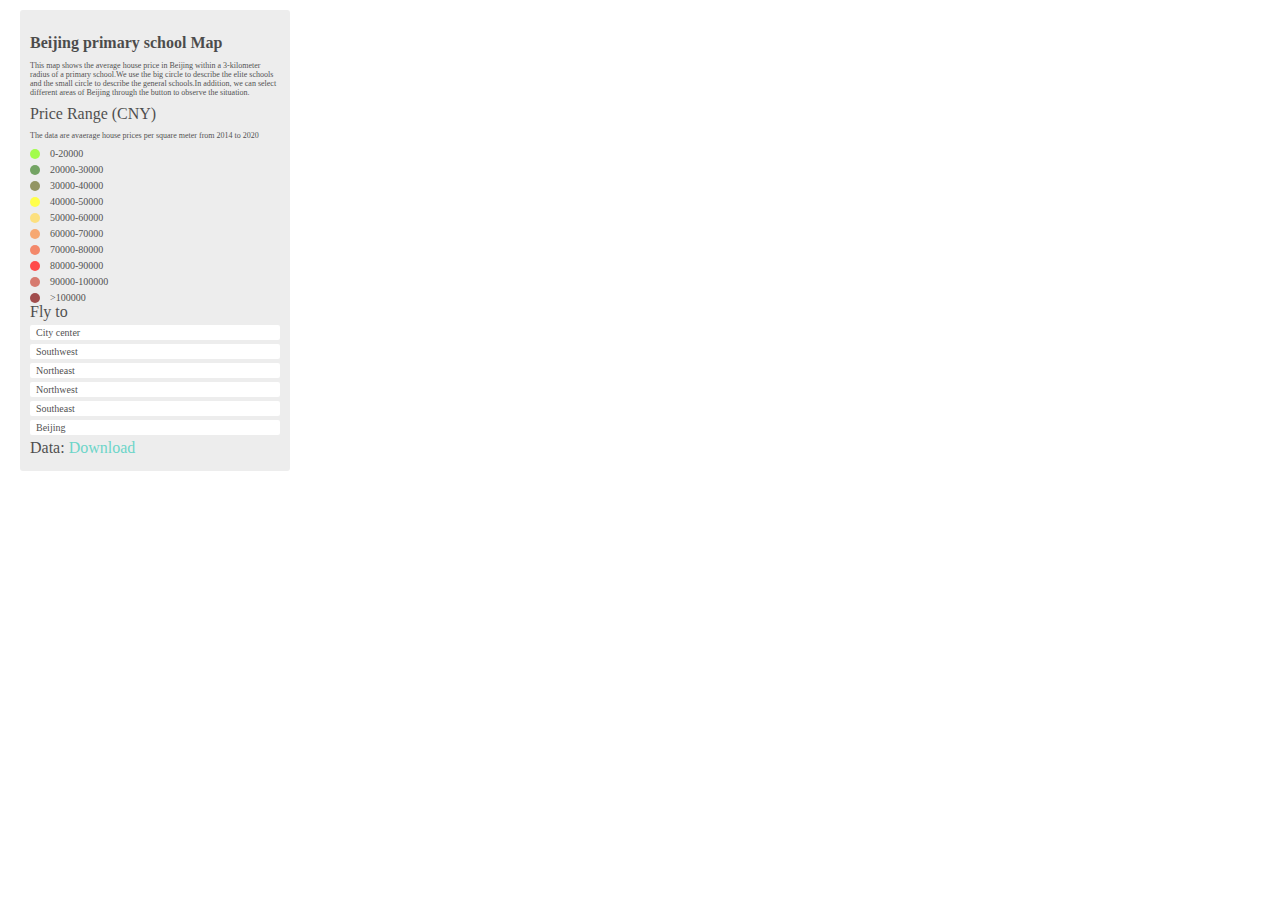
<file: School_part4/School_Part4.html>
<!DOCTYPE html>
<html>
  <head>
    <meta charset="utf-8" />
    <title>house price and school</title>
    <meta
      name="viewport"
      content="initial-scale=1,maximum-scale=1,user-scalable=no"
    />
    <link
      href="https://api.mapbox.com/mapbox-gl-js/v2.0.1/mapbox-gl.css"
      rel="stylesheet"
    />
    <script src="./jquery.js"></script>
    <script src="https://api.mapbox.com/mapbox-gl-js/v2.0.1/mapbox-gl.js"></script>
    <script
      type="text/javascript"
      src="https://lib.baomitu.com/echarts/4.9.0-rc.1/echarts.js"
    ></script>
    <script type="text/javascript" src="./keySchool.js"></script>
    <script type="text/javascript" src="./noKeySchool.js"></script>
    <style>
      html,
      body {
        width: 100%;
        height: 100%;
        margin: 0;
        padding: 0;
        overflow: hidden;
      }

      #map {
        position: absolute;
        height: 100%;
        width: 100%;
        overflow: hidden;
      }

      .wrapper {
        position: absolute;
        padding: 10px;
        border-radius: 3px;
        background: #e6e6e6;
        top: 10px;
        width: 250px;
        left: 20px;
        opacity: 0.7;
      }

      .wrapper .legend .legend-item {
        display: flex;
        align-items: center;
        font-size: 10px;
        margin-top: 5px;
      }

      .wrapper .legend .legend-item .circle {
        width: 10px;
        height: 10px;
        border-radius: 50%;
        margin-right: 10px;
      }


      .legend1 {
        background: #7CFC00;
      }
      .legend2 {
        background: #387d22;
      }
      .legend3 {
        background: #666922;
      }
      .legend4 {
        background: #FFFF00;
      }
      .legend5 {
        background: #fcd44a;
      }
      .legend6 {
        background: #f38437;
      }
      .legend7 {
        background: #ee562c;
      }
      .legend8 {
        background: #FF0000;
      }
      .legend9 {
        background: #c54233;
      }
      .legend10 {
        background: #7a0202;
      }
      .view {
        margin-top: 4px;
        border-radius: 2px;
        padding: 2px 0 2px 6px;
        font-size: 10px;
        background: #fff;
      }

      .view1:hover,
      .view2:hover,
      .view3:hover,
      .view4:hover,
      .view5:hover,
      .view6:hover {
        cursor: pointer;
      }

      .legend1 {
        background: #7CFC00;
      }
      .legend2 {
        background: #387d22;
      }
      .legend3 {
        background: #666922;
      }
      .legend4 {
        background: #FFFF00;
      }
      .legend5 {
        background: #fcd44a;
      }
      .legend6 {
        background: #f38437;
      }
      .legend7 {
        background: #ee562c;
      }
      .legend8 {
        background: #FF0000;
      }
      .legend9 {
        background: #c54233;
      }
      .legend10 {
        background: #7a0202;
      }
        
      h2 {
          font-size: 16px;
          line-height: 20px;
          margin-bottom: 8px;
        }
      p {
        font-size: 8px;
      }
      a {
        text-decoration: none;
        color: #2dc4b2;
      }
      .chart {
        position: absolute;
        top: 10px;
        right: 20px;
        width: 300px;
        height: 300px;
        opacity: 0.7;
      }
    </style>
  </head>

  <body>
    <div id="map"></div>
    <div class="wrapper">
      <h2>Beijing primary school Map</h2>
      <p>
        This map shows the average house price in Beijing within a 3-kilometer
        radius of a primary school.We use the big circle to describe the elite
        schools and the small circle to describe the general schools.In
        addition, we can select different areas of Beijing through the button to
        observe the situation.
      </p>
      <div class="legend">
        <div>Price Range (CNY)</div>
        <p>
          The data are avaerage house prices per square meter from 2014 to 2020
        </p>
        <div class="legend-item">
          <span class="circle legend1"></span>
          <span>0-20000</span>
        </div>
        <div class="legend-item">
          <span class="circle legend2"></span>
          <span>20000-30000</span>
        </div>
        <div class="legend-item">
          <span class="circle legend3"></span>
          <span>30000-40000</span>
        </div>
        <div class="legend-item">
          <span class="circle legend4"></span>
          <span>40000-50000</span>
        </div>
        <div class="legend-item">
          <span class="circle legend5"></span>
          <span>50000-60000</span>
        </div>
        <div class="legend-item">
          <span class="circle legend6"></span>
          <span>60000-70000</span>
        </div>
        <div class="legend-item">
          <span class="circle legend7"></span>
          <span>70000-80000</span>
        </div>          
        <div class="legend-item">
          <span class="circle legend8"></span>
          <span>80000-90000</span>
        </div>
        <div class="legend-item">
          <span class="circle legend9"></span>
          <span>90000-100000</span>
        </div>
        <div class="legend-item">
          <span class="circle legend10"></span>
          <span>>100000</span>
        </div>  
      </div>

      <div>Fly to</div>
      <div class="viewer">
        <div class="view view1">City center</div>
        <div class="view view2">Southwest</div>
        <div class="view view3">Northeast</div>
        <div class="view view4">Northwest</div>
        <div class="view view5">Southeast</div>
        <div class="view view6">Beijing</div>
      </div>
      <div style="margin: 4px 0">
        Data:
        <a
          href="https://github.com/Scoop0604/CASA0003/blob/main/school%20data.csv"
          target="_blank"
          >Download</a
        >
      </div>
    </div>
    <div id="chart-view" class="chart"></div>
    <script>
      const App = {
        init: function () {
          this.initMap();
          this.addEvents();
          this.addChart();
        },
        initMap: function () {
          mapboxgl.accessToken =
            "pk.eyJ1IjoidWNmbmhlbiIsImEiOiJja2x1Njg1cjMwMWVpMm9xbHM1ZW00MG9sIn0.W-ZPMO8all-8rO3ahmwWMQ";
          this.map = new mapboxgl.Map({
            container: "map",
            style: "mapbox://styles/mapbox/dark-v10",
            center: [116.405419, 39.916042],
            zoom: 9,
            pitch: 0,
          });
          this.map.on("load", () => {
            this.map.loadImage(
              "https://maponline0.bdimg.com/sty/map_icons2x/MapRes/gugong_zijinchengjiaolou.png",
              (error, image) => {
                if (error) throw error;
                this.map.addImage("keySchoolImg", image, {
                  sdf: true,
                });
                this.map.addSource("keySchoolPoint", {
                  type: "geojson",
                  data: keySchool,
                });

                this.map.addSource("noKeySchoolPoint", {
                  type: "geojson",
                  data: noKeySchool,
                });

                this.map.addLayer({
                  id: "keySchoolPoint",
                  source: "keySchoolPoint",
                  type: "symbol",
                  layout: {
                    "icon-image": "keySchoolImg",
                    "icon-size": 0.3,
                  },
                  paint: {
                    "icon-color": {
                      property: "price",
                      stops: [
                        [0, "#7CFC00"],
                        [20000, "#387d22"],
                        [30000, "#666922"],
                        [40000, "#FFFF00"],
                        [50000, "#fcd44a"],
                        [60000, "#f38437"],
                        [70000, "#ee562c"],
                        [80000, "#FF0000"],
                        [90000, "#c54233"],
                        [100000, "#7a0202"],
                      ],
                    },
                  },
                });

                this.map.addLayer({
                  id: "noKeySchoolPoint",
                  source: "noKeySchoolPoint",
                  type: "circle",
                  paint: {
                    "circle-radius": 5,
                    "circle-color": {
                      property: "price",
                      stops: [
                        [0, "#7CFC00"],
                        [20000, "#387d22"],
                        [30000, "#666922"],
                        [40000, "#FFFF00"],
                        [50000, "#fcd44a"],
                        [60000, "#f38437"],
                        [70000, "#ee562c"],
                        [80000, "#FF0000"],
                        [90000, "#c54233"],
                        [100000, "#7a0202"],
                      ],
                    },
                  },
                });

                this.map.on("click", "keySchoolPoint", (e) => {
                  this.renderTooltip(e);
                });

                this.map.on("click", "noKeySchoolPoint", (e) => {
                  this.renderTooltip(e);
                });
              }
            );
          });
        },

        renderTooltip: function (e) {
          const htmlContent = `
            <div style="font-size:14px; padding: 0 5px">
              <div>Name: ${e.features[0].properties.name}</div>
              <div>Price: ${parseInt(e.features[0].properties.price)} ￥</div>
            </div>`;
          this.popup = new mapboxgl.Popup({ closeButton: false });
          this.popup.setLngLat(e.lngLat).setHTML(htmlContent).addTo(this.map);
        },
        addChart: function () {
          this.myChart = echarts.init(document.getElementById("chart-view"));
          this.option = {
            backgroundColor: "#fff",
            title: {
              text: "Number of school in price ranges",
            },
            tooltip: {
              trigger: "axis",
              show: true,
            },
            xAxis: {
              data: [
                "0-10k",
                "10k-20k",
                "20k-30k",
                "30k-40k",
                "40k-50k",
                "50k-60k",
                "60k-70k",
                "70k-80k",
                "80k-90k",
                "90k-100k",
                ">100k",
              ],
              axisLabel: {
                interval: 0,
                rotate: 40,
              },
            },
            yAxis: {},
            series: [
              {
                name: "Count",
                type: "line",
                data: [0, 16, 130, 191, 145, 110, 102, 63, 37, 27, 8],
              },
            ],
          };
          this.myChart.setOption(this.option);
        },
        addEvents: function () {
          $(".view1").click((e) => {
            this.map.flyTo({
              center: [116.403406, 39.915488],
              essential: true,
              zoom: 11,
            });
            $(".view1").css("background-color", "skyblue");
            $(".view2").css("background-color", "#fff");
            $(".view3").css("background-color", "#fff");
            $(".view4").css("background-color", "#fff");
            $(".view5").css("background-color", "#fff");
            $(".view6").css("background-color", "#fff");
          });

          $(".view2").click((e) => {
            this.map.flyTo({
              center: [116.036615, 39.676923],
              essential: true,
              zoom: 12,
            });
            $(".view1").css("background-color", "#fff");
            $(".view2").css("background-color", "skyblue");
            $(".view3").css("background-color", "#fff");
            $(".view4").css("background-color", "#fff");
            $(".view5").css("background-color", "#fff");
            $(".view6").css("background-color", "#fff");
          });
          $(".view3").click((e) => {
            this.map.flyTo({
              center: [116.74594, 40.27257],
              essential: true,
              zoom: 10,
            });
            $(".view1").css("background-color", "#fff");
            $(".view2").css("background-color", "#fff");
            $(".view3").css("background-color", "skyblue");
            $(".view4").css("background-color", "#fff");
            $(".view5").css("background-color", "#fff");
            $(".view6").css("background-color", "#fff");
          });
          $(".view4").click((e) => {
            this.map.flyTo({
              center: [116.121829,39.930662],
              essential: true,
              zoom: 13,
            });
            $(".view1").css("background-color", "#fff");
            $(".view2").css("background-color", "#fff");
            $(".view3").css("background-color", "#fff");
            $(".view4").css("background-color", "skyblue");
            $(".view5").css("background-color", "#fff");
            $(".view6").css("background-color", "#fff");
          });
          $(".view5").click((e) => {
            this.map.flyTo({
              center: [116.647499, 39.903409],
              essential: true,
              zoom: 13,
            });
            $(".view1").css("background-color", "#fff");
            $(".view2").css("background-color", "#fff");
            $(".view3").css("background-color", "#fff");
            $(".view4").css("background-color", "#fff");
            $(".view5").css("background-color", "skyblue");
            $(".view6").css("background-color", "#fff");
          });
          $(".view6").click((e) => {
            this.map.flyTo({
              center: [116.405419, 39.916042],
              essential: true,
              zoom: 9,
            });
            $(".view1").css("background-color", "#fff");
            $(".view2").css("background-color", "#fff");
            $(".view3").css("background-color", "#fff");
            $(".view4").css("background-color", "#fff");
            $(".view5").css("background-color", "#fff");
            $(".view6").css("background-color", "skyblue");
          });
        },
      };
      App.init();
    </script>
  </body>
</html>
</file>
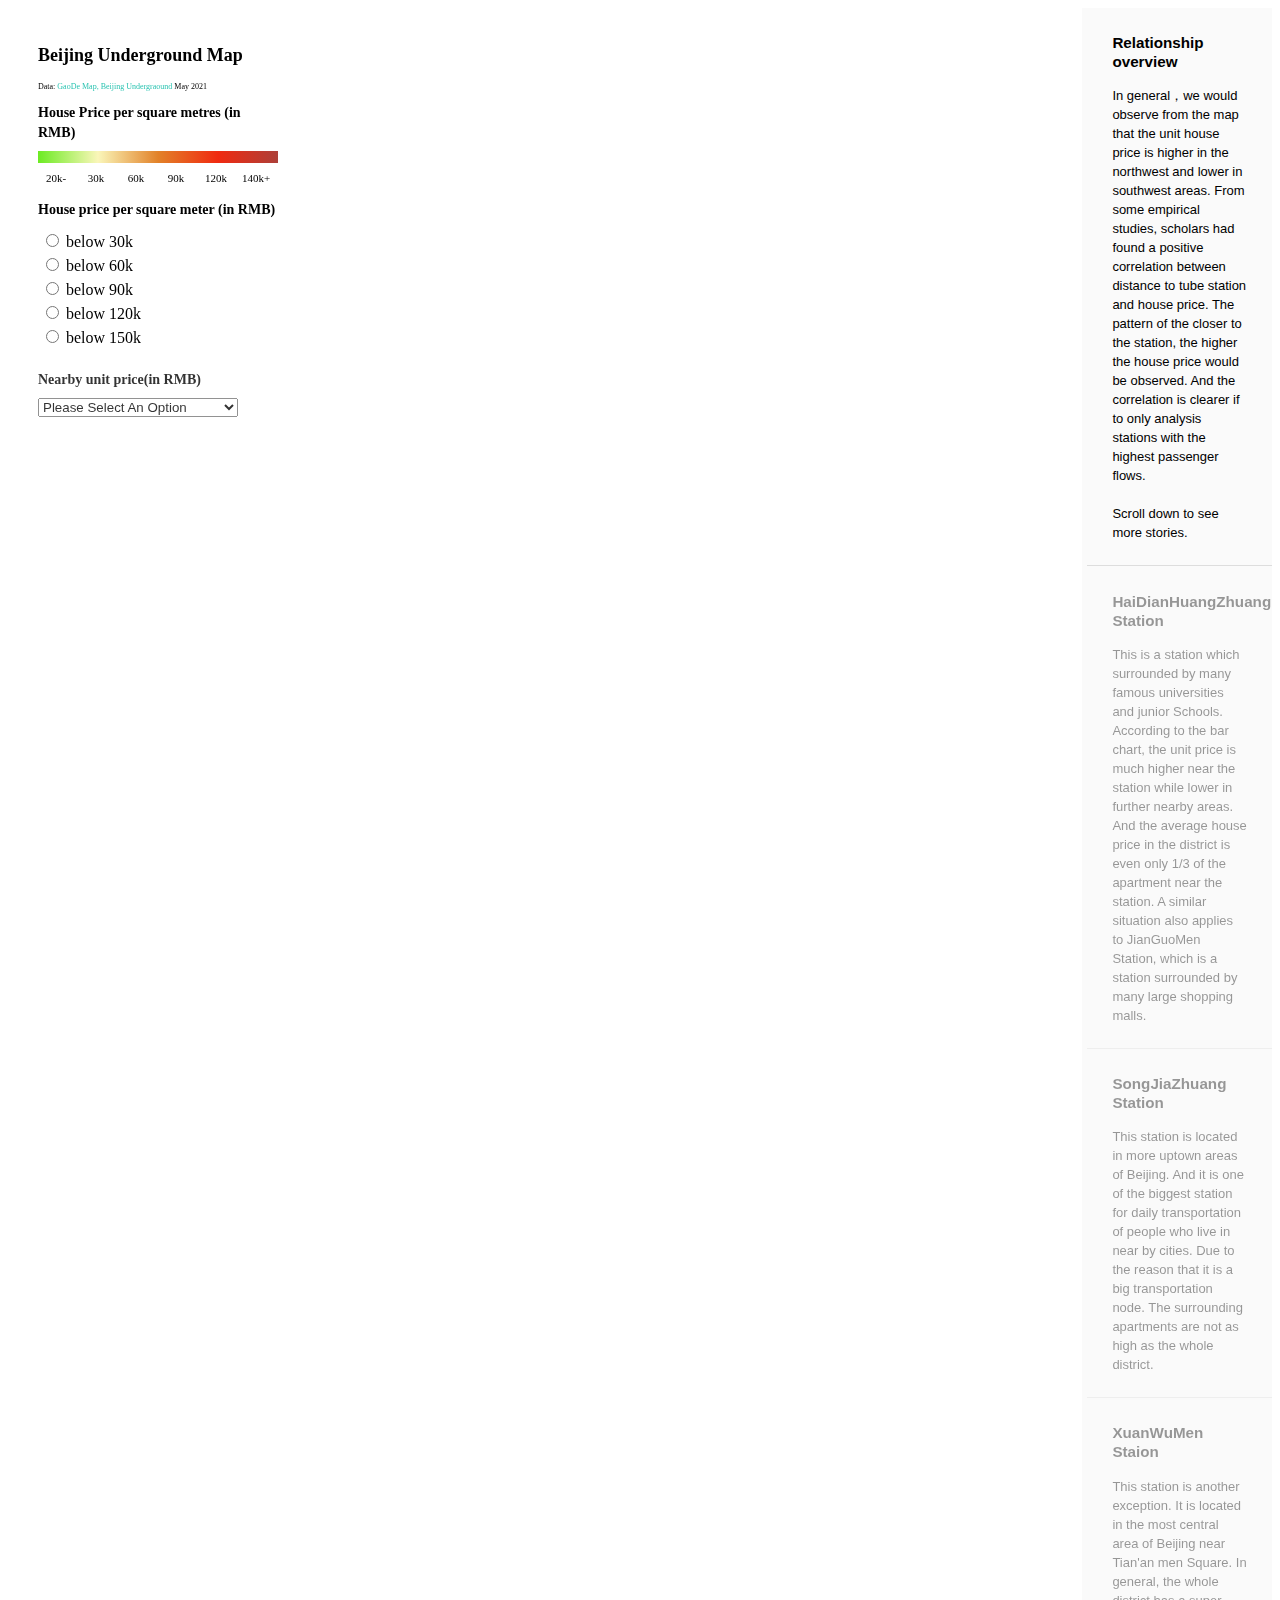
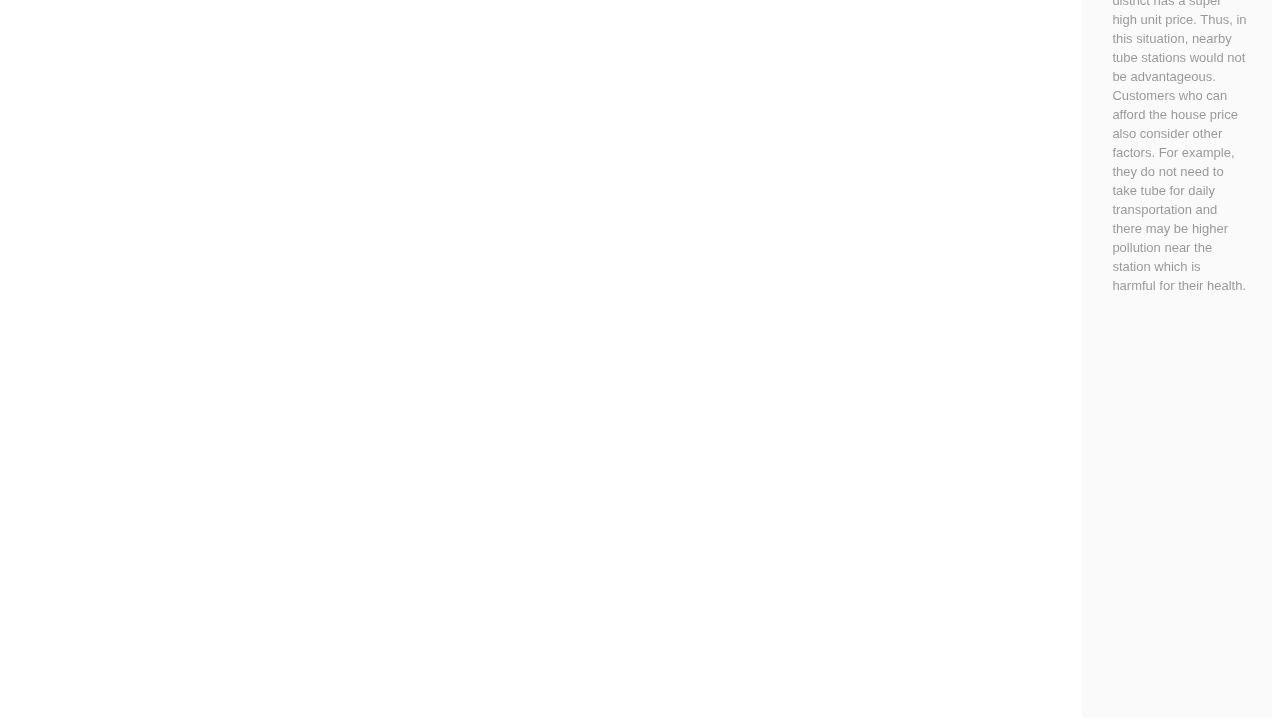
<file: Tube_part3/Violet_part3.html>
<!DOCTYPE html>
<html>
<head>
    <meta charset="utf-8" />
    <title>Part 3, tube distribution</title>
    <meta name="viewport" content="initial-scale=1,maximum-scale=1,user-scalable=no">
    <link href="https://fonts.googleapis.com/css?family=Open+Sans" rel="stylesheet"/>
    <script src="https://api.tiles.mapbox.com/mapbox-gl-js/v2.2.0/mapbox-gl.js"></script>
    <link href="https://api.tiles.mapbox.com/mapbox-gl-js/v2.2.0/mapbox-gl.css" rel="stylesheet"/>
    <script src="https://cdn.zingchart.com/zingchart.min.js"></script>
    <link href="Violet_part3.css" rel='stylesheet'/>

</head>

<body>

  <div id="map_v"></div>
  <div id="console">
    <h1>Beijing Underground Map</h1>
    <p>
    Data:
    <a
    href="http://map.amap.com/subway/index.html?&4401"
    >GaoDe Map, Beijing Undergraound</a
    >
    May 2021
    </p>
    <div class="session">
    <h2>House Price per square metres (in RMB)</h2>
    <div class="row_v colors"></div>
    <div class="row_v labels">
    <div class="label">20k-</div>
    <div class="label">30k</div>
    <div class="label">60k</div>
    <div class="label">90k</div>
    <div class="label">120k</div>
    <div class="label">140k+</div>
    </div>
    </div>
    <div class='session'>
      <h2>House price per square meter (in RMB)</h2>
      <table><tr><td>
        <input id='one' type='radio' name='toggle' value='range1'>
        <label for='one'>below 30k</label></td></tr>

        <tr><td><input id='two' type='radio' name='toggle' value='range2'>
        <label for='two'>below 60k</label></td></tr>

        <tr><td><input id='three' type='radio' name='toggle' value='range3'>
        <label for='three'>below 90k</label></td></tr>

        <tr><td><input id='four' type='radio' name='toggle' value='range4'>
        <label for='four'>below 120k</label></td></tr>

        <tr><td> <input id='five' type='radio' name='toggle' value='range5'>
        <label for='five'>below 150k</label></td></tr>
           </td>
           </tr>
           </table>        
           </div>

    <!-- Chart container -->
    <div id="myChart">
      <h2>Nearby unit price(in RMB)</h2>
      <!-- Drop-down -->
      <select id="chart-selector" name="chart-selector">
        
        <option value="">Please Select An Option</option>
        <option value="HDHZ">HaiDianHuangZhuang Station</option>
        <option value="SJZ">SongJiaZhuang Station</option>
        <option value="XWM">XuanWuMen Station</option>
        <option value="JGM">JianGuoMen Station</option>
        
      </select>
     </div>
  </div>
    <div id="features">
      <section id="overview" class="active">
        <h3>Relationship overview</h3>
        <p>
          In general，we would observe from the map that the unit house price is higher in the northwest and lower in southwest areas. 
          From some empirical studies, scholars had found a positive correlation between distance to tube station and house price. The pattern 
          of the closer to the station, the higher the house price would be observed. And the correlation is clearer if to only analysis stations with the highest passenger flows. 
      </br></br>Scroll down to see more stories.
        </p>
        </section>
      <section id="HDHZ" >
        <h3>HaiDianHuangZhuang Station</h3>
        <p>
          This is a station which surrounded by many famous universities and junior Schools. According to the bar chart, the unit price is much 
          higher near the station while lower in further nearby areas. And the average house price in the district is even only 1/3 of the apartment 
          near the station. A similar situation also applies to JianGuoMen Station, which is a station surrounded by many large shopping malls.
        </p>
        </section>
      <section id="SJZ">
      <h3>SongJiaZhuang Station</h3>
      <p>
      This station is located in more uptown areas of Beijing. And it is one of the biggest station for daily transportation of people who
      live in near by cities. Due to the reason that it is a big transportation node. The surrounding apartments are not as high as the whole district.
      </p>
      </section>
      <section id="XWM">
      <h3>XuanWuMen Staion</h3>
      <p>
        This station is another exception. It is located in the most central area of Beijing near Tian'an men Square. In general, the whole district has a super high unit price. 
        Thus, in this situation, nearby tube stations would not be advantageous. Customers who can afford the house price also consider other factors. For example, 
        they do not need to take tube for daily transportation and there may be higher pollution near the station which is harmful for their health. 
      </section>
      
  </div>
  
  <!-- Your script -->
  <script src="Violet_part3.js"></script>
</body>

</html>
</file>
<file: Tube_part3/Violet_part3.css>
<style>
    body {
      margin: 0;
      padding: 0;
    }
    #map_v {
      position: fixed;
      top: 0;
      bottom: 0;
      left: 0;
      width: 85%;
      
    }
    .marker {
      background-image: url('red.jpg');
      background-color:rgba(255,255,255,0.60);
      background-size: cover;
      width: 18px;
      height: 18px;
      border-radius: 100%;
      cursor: pointer;
      opacity: 0.95;
  
      
    }
    .mapboxgl-popup {
      max-width: 400px;
      max-height: 200px;
      background-color:rgba(255,255,255,0.60);
    }
    .mapboxgl-popup-content {
      text-align: left;
      font-family: 'Open Sans', sans-serif;
      background-color:rgba(255,255,255,0.60);
    }

h1 {
font-size: 18px;
line-height: 30px;
}

h2 {
font-size: 14px;
line-height: 20px;
margin-bottom: 8px;
}

 p {
        font-size: 8px;
      }

a {
text-decoration: none;
color: #2dc4b2;
}

#console {
position: fixed;
margin: 10px;
width: 240px;
background-color:rgba(255,255,255,0.80);
padding: 10px 20px;
}

.session {
margin-bottom: 20px;
}

.row_v {
height: 12px;
width: 100%;
}

.colors {
background: linear-gradient(
to right,
#6ceb23,
#faf6b9,
#e28229,
#f02a10,
#ad4039
);
margin-bottom: 5px;
}

.label {
width: 15%;
display: inline-block;
text-align: center;
left: 2px;
font-size: 11px;
}

#features {
width: 15%;
margin-left: 85%;
font-family: sans-serif;
overflow-y: hidden;
background-color: #fafafa;

}
section {
  padding:  10px 25px;
  margin-left: 5px;
  line-height: 19px;
  border-bottom: 1px solid #ddd;
  opacity: 0.4;
  font-size: 13px;
}
section p {
  font-size: 13px;
}
section.active {
  opacity: 1;
  background-color: #fafafa;
}
section:last-child {
  border-bottom: none;
  margin-bottom: 400px;
}

#myChart {
    height: 980px;
    width: 980px;
    opacity: 0.8;
}

  </style>
</file>
